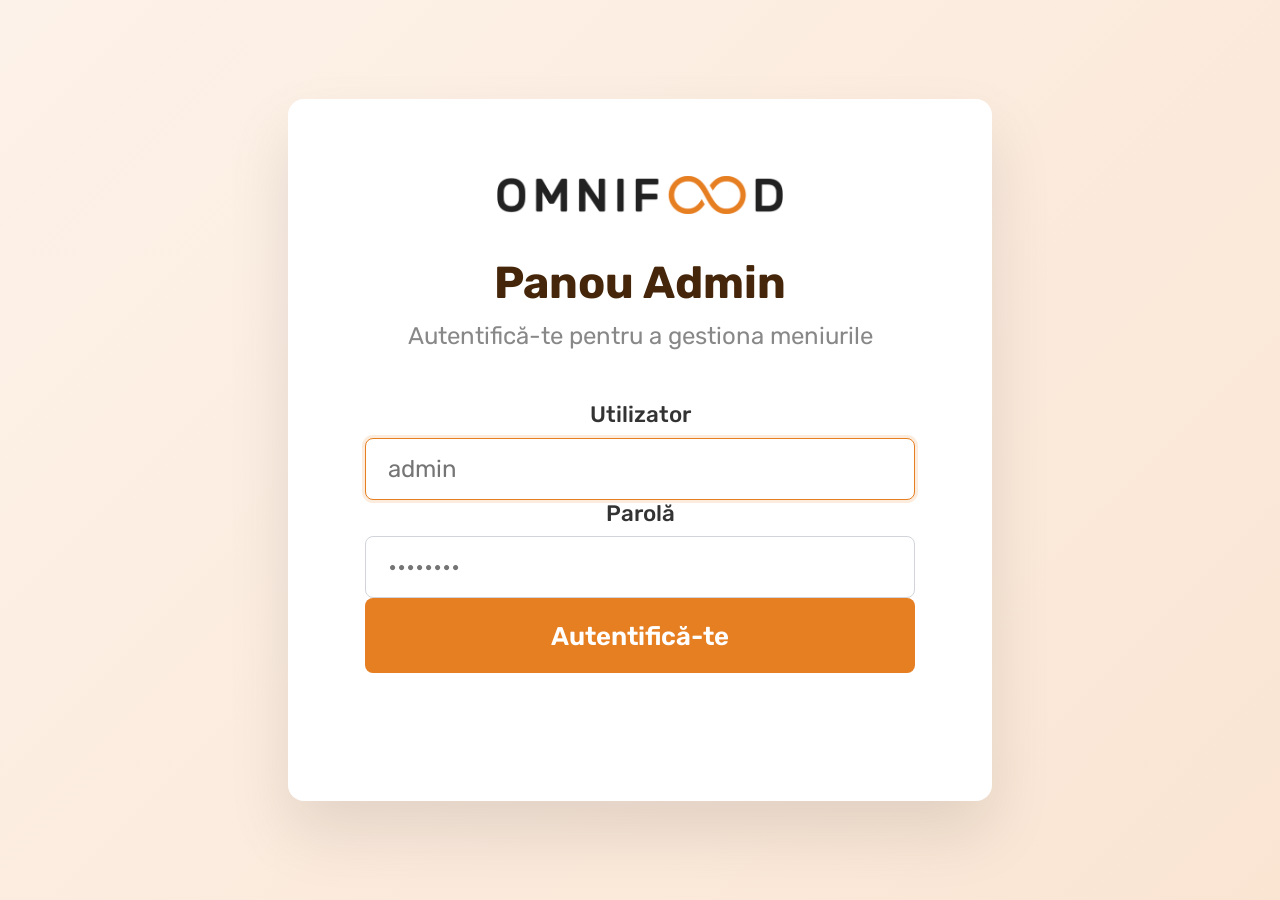
<file: frontend/admin.html>
<!doctype html>
<html lang="ro">
  <head>
    <meta charset="UTF-8" />
    <meta name="viewport" content="width=device-width, initial-scale=1.0" />
    <title>Omnifood &mdash; Admin</title>
    <link rel="icon" href="img/favicon.png" />
    <link rel="preconnect" href="https://fonts.googleapis.com" />
    <link
      href="https://fonts.googleapis.com/css2?family=Rubik:wght@400;500;600;700&display=swap"
      rel="stylesheet"
    />
    <link rel="stylesheet" href="css/admin.css" />
  </head>
  <body>

    <!-- ===== ECRAN LOGIN ===== -->
    <div class="ecran-login" id="ecran-login">
      <div class="login-card">
        <img class="login-logo" src="img/omnifood-logo.png" alt="Omnifood logo" />
        <h1 class="login-titlu">Panou Admin</h1>
        <p class="login-subtitlu">Autentifică-te pentru a gestiona meniurile</p>

        <form id="formular-login">
          <div class="camp">
            <label for="username">Utilizator</label>
            <input id="username" type="text" name="username" placeholder="admin" required autofocus />
          </div>
          <div class="camp">
            <label for="password">Parolă</label>
            <input id="password" type="password" name="password" placeholder="••••••••" required />
          </div>
          <button type="submit" class="btn-login">Autentifică-te</button>
          <p id="eroare-login" class="eroare-login" aria-live="polite"></p>
        </form>
      </div>
    </div>

    <!-- ===== PANOU ADMIN ===== -->
    <div class="panou-admin ascuns" id="panou-admin">

      <header class="admin-antet">
        <div class="admin-antet-continut">
          <img class="admin-logo" src="img/omnifood-logo.png" alt="Omnifood logo" />
          <span class="admin-titlu">Panou Admin</span>
        </div>
        <div class="admin-antet-actiuni">
          <a href="/" class="btn-secundar">← Site principal</a>
          <button id="btn-logout" class="btn-logout">Deconectare</button>
        </div>
      </header>

      <main class="admin-main">

        <!-- Adaugă meniu -->
        <section class="sectiune-card">
          <h2 class="sectiune-titlu">Adaugă Meniu Nou</h2>

          <form id="formular-adauga">
            <div class="grila-form">
              <div class="camp">
                <label for="name">Nume preparat</label>
                <input id="name" type="text" name="name" placeholder="Curry de Linte" required />
              </div>

              <div class="camp">
                <label for="category">Categorie</label>
                <select id="category" name="category" required>
                  <option value="">Alege categoria:</option>
                  <option value="Vegetarian">Vegetarian</option>
                  <option value="Vegan">Vegan</option>
                  <option value="Paleo">Paleo</option>
                  <option value="Pescatarian">Pescatarian</option>
                </select>
              </div>

              <div class="camp">
                <label for="price">Preț (lei)</label>
                <input id="price" type="number" name="price" step="0.01" min="0" placeholder="14.99" required />
              </div>

              <div class="camp camp--larg">
                <label for="description">Descriere</label>
                <input id="description" type="text" name="description" placeholder="Descriere scurtă a preparatului..." required />
              </div>

              <div class="camp camp--larg">
                <label for="image">URL Imagine</label>
                <input id="image" type="url" name="image" placeholder="https://images.unsplash.com/..." required />
              </div>

              <div class="camp camp--larg">
                <label for="alt">Text alternativ imagine</label>
                <input id="alt" type="text" name="alt" placeholder="Descriere imagine pentru accesibilitate" required />
              </div>

              <div class="camp camp--checkbox">
                <input id="isFeatured" type="checkbox" name="isFeatured" />
                <label for="isFeatured">Afișează în secțiunea principală (Featured)</label>
              </div>
            </div>

            <button type="submit" class="btn-primar">Adaugă Meniu</button>
            <p id="mesaj-adauga" class="mesaj" aria-live="polite"></p>
          </form>
        </section>

        <!-- Tabel meniuri existente -->
        <section class="sectiune-card">
          <div class="tabel-antet">
            <h2 class="sectiune-titlu">Meniuri Existente</h2>
            <button id="btn-reincarca" class="btn-secundar">↻ Reîncarcă</button>
          </div>

          <div class="tabel-container">
            <table class="tabel-meniuri" id="tabel-meniuri">
              <thead>
                <tr>
                  <th>ID</th>
                  <th>Imagine</th>
                  <th>Nume</th>
                  <th>Categorie</th>
                  <th>Preț</th>
                  <th>Featured</th>
                  <th>Acțiuni</th>
                </tr>
              </thead>
              <tbody id="corp-tabel">
                <tr>
                  <td colspan="7" class="tabel-stare">Se încarcă...</td>
                </tr>
              </tbody>
            </table>
          </div>
          <p id="mesaj-stergere" class="mesaj" aria-live="polite"></p>
        </section>

      </main>
    </div>

    <!-- ===== MODAL EDIT ===== -->
    <div class="modal-overlay ascuns" id="modal-overlay">
      <div class="modal-card">
        <div class="modal-antet">
          <h3 class="modal-titlu">Editează Meniu</h3>
          <button class="modal-inchide" id="modal-inchide">&times;</button>
        </div>

        <form id="formular-edit">
          <input type="hidden" name="id" id="edit-id" />

          <div class="grila-form">
            <div class="camp">
              <label for="edit-name">Nume preparat</label>
              <input id="edit-name" type="text" name="name" required />
            </div>
            <div class="camp">
              <label for="edit-category">Categorie</label>
              <select id="edit-category" name="category" required>
                <option value="Vegetarian">Vegetarian</option>
                <option value="Vegan">Vegan</option>
                <option value="Paleo">Paleo</option>
                <option value="Pescatarian">Pescatarian</option>
              </select>
            </div>
            <div class="camp">
              <label for="edit-price">Preț (lei)</label>
              <input id="edit-price" type="number" name="price" step="0.01" min="0" required />
            </div>
            <div class="camp camp--larg">
              <label for="edit-description">Descriere</label>
              <input id="edit-description" type="text" name="description" required />
            </div>
            <div class="camp camp--larg">
              <label for="edit-image">URL Imagine</label>
              <input id="edit-image" type="url" name="image" required />
            </div>
            <div class="camp camp--larg">
              <label for="edit-alt">Text alternativ imagine</label>
              <input id="edit-alt" type="text" name="alt" required />
            </div>
            <div class="camp camp--checkbox">
              <input id="edit-isFeatured" type="checkbox" name="isFeatured" />
              <label for="edit-isFeatured">Featured (apare pe homepage)</label>
            </div>
          </div>

          <div class="modal-actiuni">
            <button type="button" class="btn-secundar" id="modal-anuleaza">Anulează</button>
            <button type="submit" class="btn-primar btn-primar--mic">Salvează modificările</button>
          </div>
          <p id="mesaj-edit" class="mesaj" aria-live="polite"></p>
        </form>
      </div>
    </div>

    <script src="js/admin.js"></script>
  </body>
</html>
</file>
<file: frontend/css/admin.css>
*, *::before, *::after { margin: 0; padding: 0; box-sizing: border-box; }

body {
  font-family: "Rubik", sans-serif;
  background-color: #f3f4f6;
  color: #111;
  min-height: 100vh;
}

.ascuns { display: none !important; }

/* ===== LOGIN ===== */
.ecran-login {
  min-height: 100vh;
  display: flex;
  align-items: center;
  justify-content: center;
  background: linear-gradient(135deg, #fdf2e9, #fae5d3);
}

.login-card {
  background: #fff;
  border-radius: 16px;
  padding: 4.8rem;
  width: 100%;
  max-width: 44rem;
  box-shadow: 0 2rem 4rem rgba(0,0,0,0.1);
  text-align: center;
}

.login-logo { height: 2.4rem; margin: 0 auto 2.4rem; }

.login-titlu {
  font-size: 2.8rem;
  font-weight: 700;
  color: #45260a;
  margin-bottom: 0.8rem;
}

.login-subtitlu {
  font-size: 1.5rem;
  color: #888;
  margin-bottom: 3.2rem;
}

/* ===== PANOU ===== */
.admin-antet {
  background: #45260a;
  padding: 1.6rem 3.2rem;
  display: flex;
  justify-content: space-between;
  align-items: center;
}

.admin-antet-continut { display: flex; align-items: center; gap: 1.6rem; }
.admin-logo { height: 2rem; filter: brightness(10); }
.admin-titlu { color: #fff; font-size: 2rem; font-weight: 700; }

.admin-antet-actiuni { display: flex; align-items: center; gap: 1.2rem; }

.admin-main {
  max-width: 120rem;
  margin: 0 auto;
  padding: 3.2rem 2.4rem;
  display: flex;
  flex-direction: column;
  gap: 3.2rem;
}

/* ===== CARDS ===== */
.sectiune-card {
  background: #fff;
  border-radius: 12px;
  padding: 3.2rem;
  box-shadow: 0 1px 4px rgba(0,0,0,0.08);
}

.sectiune-titlu {
  font-size: 2rem;
  font-weight: 600;
  color: #45260a;
  margin-bottom: 2.4rem;
}

.tabel-antet {
  display: flex;
  justify-content: space-between;
  align-items: center;
  margin-bottom: 2.4rem;
}

.tabel-antet .sectiune-titlu { margin-bottom: 0; }

/* ===== FORM ===== */
.grila-form {
  display: grid;
  grid-template-columns: repeat(3, 1fr);
  gap: 2rem;
  margin-bottom: 2.4rem;
}

.camp {
  display: flex;
  flex-direction: column;
  gap: 0.6rem;
}

.camp--larg { grid-column: 1 / -1; }

.camp--checkbox {
  grid-column: 1 / -1;
  flex-direction: row;
  align-items: center;
  gap: 1rem;
}

.camp--checkbox input { width: 1.8rem; height: 1.8rem; accent-color: #e67e22; }

.camp label { font-size: 1.4rem; font-weight: 500; color: #333; }

.camp input,
.camp select {
  font-family: inherit;
  font-size: 1.5rem;
  padding: 1rem 1.4rem;
  border: 1.5px solid #d1d5db;
  border-radius: 8px;
  background: #fff;
  color: #111;
  transition: border 0.2s, box-shadow 0.2s;
}

.camp input:focus,
.camp select:focus {
  outline: none;
  border-color: #e67e22;
  box-shadow: 0 0 0 3px rgba(230,126,34,0.15);
}

/* ===== BUTOANE ===== */
.btn-login,
.btn-primar {
  width: 100%;
  padding: 1.4rem;
  font-family: inherit;
  font-size: 1.6rem;
  font-weight: 600;
  color: #fff;
  background: #e67e22;
  border: none;
  border-radius: 8px;
  cursor: pointer;
  transition: background 0.2s, transform 0.1s;
}

.btn-login:hover,
.btn-primar:hover { background: #cf711f; transform: translateY(-1px); }

.btn-secundar {
  padding: 0.8rem 1.6rem;
  font-family: inherit;
  font-size: 1.4rem;
  font-weight: 500;
  color: #45260a;
  background: #fdf2e9;
  border: 1.5px solid #e67e22;
  border-radius: 8px;
  cursor: pointer;
  text-decoration: none;
  transition: background 0.2s;
}

.btn-secundar:hover { background: #fae5d3; }

.btn-logout {
  padding: 0.8rem 1.6rem;
  font-family: inherit;
  font-size: 1.4rem;
  font-weight: 500;
  color: #fff;
  background: transparent;
  border: 1.5px solid rgba(255,255,255,0.5);
  border-radius: 8px;
  cursor: pointer;
  transition: background 0.2s;
}

.btn-logout:hover { background: rgba(255,255,255,0.15); }

.btn-sterge {
  padding: 0.5rem 1.2rem;
  font-family: inherit;
  font-size: 1.3rem;
  font-weight: 500;
  color: #fff;
  background: #dc2626;
  border: none;
  border-radius: 6px;
  cursor: pointer;
  transition: background 0.2s;
}

.btn-sterge:hover { background: #b91c1c; }

/* ===== MESAJE ===== */
.mesaj {
  margin-top: 1.2rem;
  font-size: 1.4rem;
  font-weight: 500;
  min-height: 2rem;
}

.mesaj--succes { color: #16a34a; }
.mesaj--eroare { color: #dc2626; }

.eroare-login {
  margin-top: 1.2rem;
  font-size: 1.4rem;
  color: #dc2626;
  min-height: 2rem;
}

/* ===== TABEL ===== */
.tabel-container { overflow-x: auto; }

.tabel-meniuri {
  width: 100%;
  border-collapse: collapse;
  font-size: 1.4rem;
}

.tabel-meniuri th {
  text-align: left;
  padding: 1.2rem 1.6rem;
  background: #fdf2e9;
  color: #45260a;
  font-weight: 600;
  border-bottom: 2px solid #fae5d3;
}

.tabel-meniuri td {
  padding: 1.2rem 1.6rem;
  border-bottom: 1px solid #f3f4f6;
  vertical-align: middle;
}

.tabel-meniuri tr:last-child td { border-bottom: none; }
.tabel-meniuri tr:hover td { background: #fdf9f5; }

.tabel-img {
  width: 5.6rem;
  height: 4rem;
  object-fit: cover;
  border-radius: 6px;
}

.badge {
  display: inline-block;
  padding: 0.3rem 1rem;
  border-radius: 99px;
  font-size: 1.2rem;
  font-weight: 600;
}

.badge--da { background: #dcfce7; color: #16a34a; }
.badge--nu { background: #f3f4f6; color: #9ca3af; }

.tabel-stare {
  text-align: center;
  color: #9ca3af;
  padding: 3.2rem;
}

/* ===== BUTON EDIT ===== */
.btn-edit {
  padding: 0.5rem 1.2rem;
  font-family: inherit;
  font-size: 1.3rem;
  font-weight: 500;
  color: #fff;
  background: #2563eb;
  border: none;
  border-radius: 6px;
  cursor: pointer;
  margin-right: 0.6rem;
  transition: background 0.2s;
}
.btn-edit:hover { background: #1d4ed8; }

/* ===== MODAL ===== */
.modal-overlay {
  position: fixed;
  inset: 0;
  background: rgba(0,0,0,0.5);
  display: flex;
  align-items: center;
  justify-content: center;
  z-index: 1000;
  padding: 2rem;
}

.modal-card {
  background: #fff;
  border-radius: 12px;
  padding: 3.2rem;
  width: 100%;
  max-width: 72rem;
  max-height: 90vh;
  overflow-y: auto;
  box-shadow: 0 2rem 4rem rgba(0,0,0,0.2);
}

.modal-antet {
  display: flex;
  justify-content: space-between;
  align-items: center;
  margin-bottom: 2.4rem;
}

.modal-titlu {
  font-size: 2rem;
  font-weight: 600;
  color: #45260a;
}

.modal-inchide {
  background: none;
  border: none;
  font-size: 2.8rem;
  line-height: 1;
  cursor: pointer;
  color: #9ca3af;
  transition: color 0.2s;
}
.modal-inchide:hover { color: #111; }

.modal-actiuni {
  display: flex;
  gap: 1.2rem;
  justify-content: flex-end;
  margin-top: 2.4rem;
}

.btn-primar--mic {
  width: auto;
  padding: 1rem 2.4rem;
}

/* ===== RESPONSIVE ===== */

/* Tabletă — 75em = 1200px */
@media (max-width: 75em) {
  .grila-form {
    grid-template-columns: repeat(2, 1fr);
  }
}

/* Mobil mare — 48em = 768px */
@media (max-width: 48em) {
  .login-card {
    padding: 3.2rem 2.4rem;
  }

  .login-titlu {
    font-size: 2.4rem;
  }

  .admin-antet {
    padding: 1.2rem 1.6rem;
    flex-wrap: wrap;
    gap: 1rem;
  }

  .admin-titlu {
    font-size: 1.6rem;
  }

  .admin-antet-actiuni {
    gap: 0.8rem;
  }

  .btn-secundar,
  .btn-logout {
    font-size: 1.2rem;
    padding: 0.6rem 1rem;
  }

  .admin-main {
    padding: 2rem 1.6rem;
    gap: 2rem;
  }

  .sectiune-card {
    padding: 2rem 1.6rem;
  }

  .sectiune-titlu {
    font-size: 1.8rem;
  }

  .grila-form {
    grid-template-columns: 1fr;
  }

  .camp--larg,
  .camp--checkbox {
    grid-column: 1 / -1;
  }

  .tabel-antet {
    flex-direction: column;
    align-items: flex-start;
    gap: 1.2rem;
  }

  /* Ascunde coloanele mai puțin importante pe mobil */
  .tabel-meniuri th:nth-child(2),
  .tabel-meniuri td:nth-child(2) {
    display: none;
  }

  .tabel-meniuri th,
  .tabel-meniuri td {
    padding: 1rem 0.8rem;
    font-size: 1.3rem;
  }

  .btn-edit,
  .btn-sterge {
    display: block;
    width: 100%;
    margin-right: 0;
    margin-bottom: 0.4rem;
    text-align: center;
  }

  .modal-card {
    padding: 2rem 1.6rem;
  }

  .modal-actiuni {
    flex-direction: column;
  }

  .btn-primar--mic {
    width: 100%;
    text-align: center;
  }
}

/* Mobil mic — 30em = 480px */
@media (max-width: 30em) {
  .login-card {
    padding: 2.4rem 1.6rem;
    border-radius: 0;
    min-height: 100vh;
    display: flex;
    flex-direction: column;
    justify-content: center;
  }

  .ecran-login {
    padding: 0;
  }

  /* Ascunde și coloana categorie pe ecrane foarte mici */
  .tabel-meniuri th:nth-child(4),
  .tabel-meniuri td:nth-child(4) {
    display: none;
  }
}
</file>
